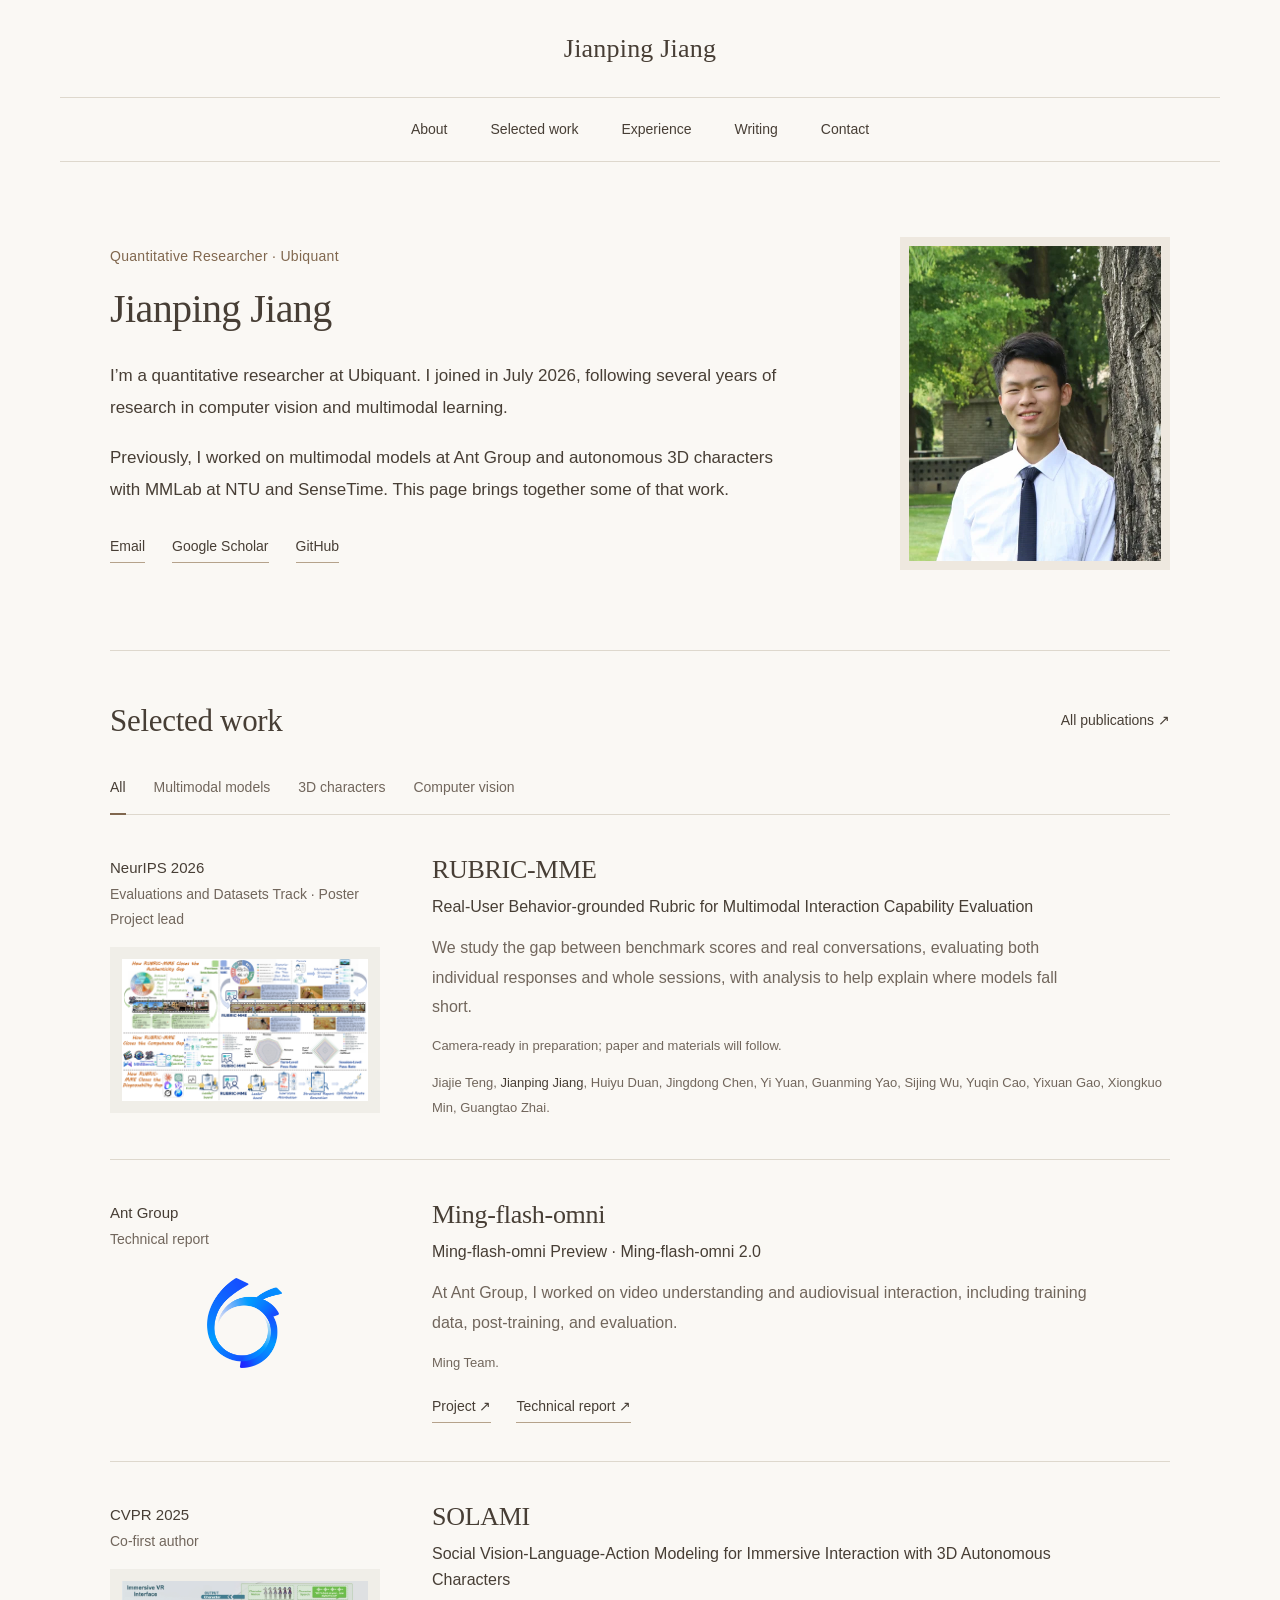
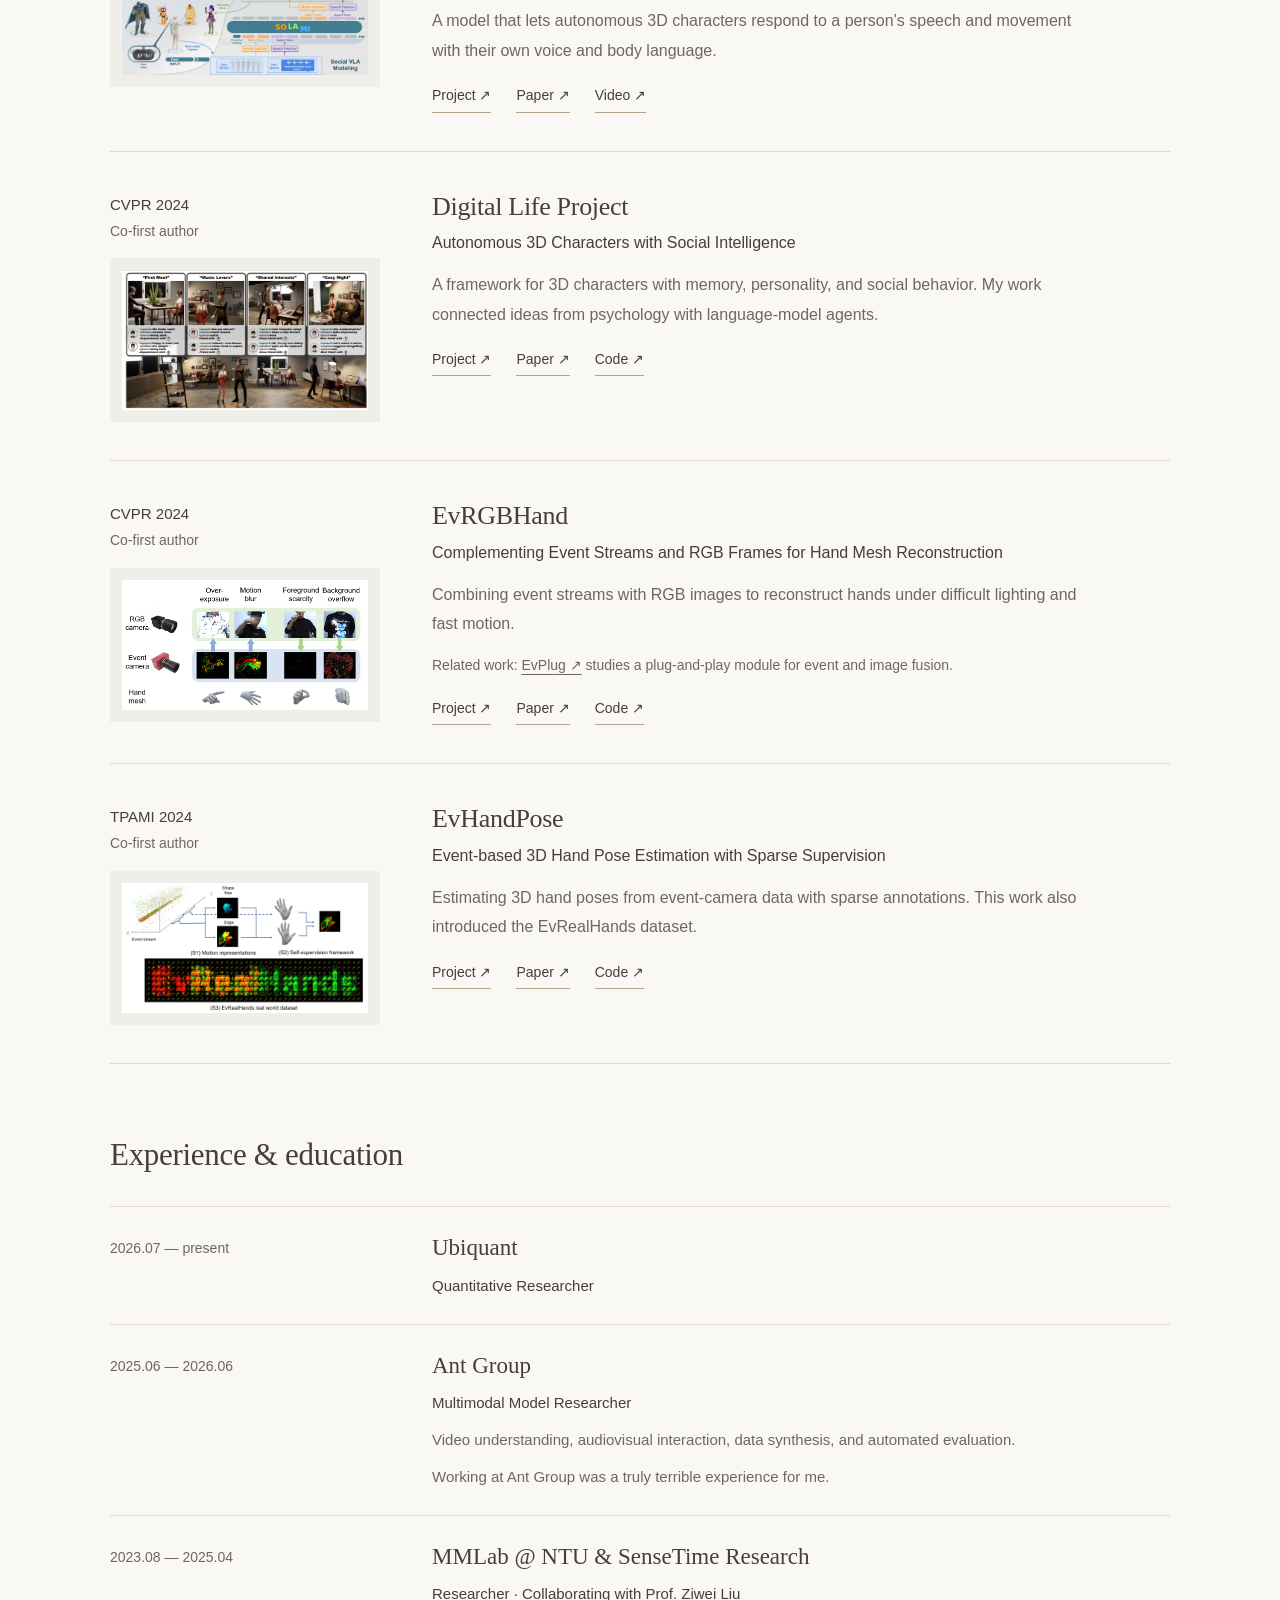
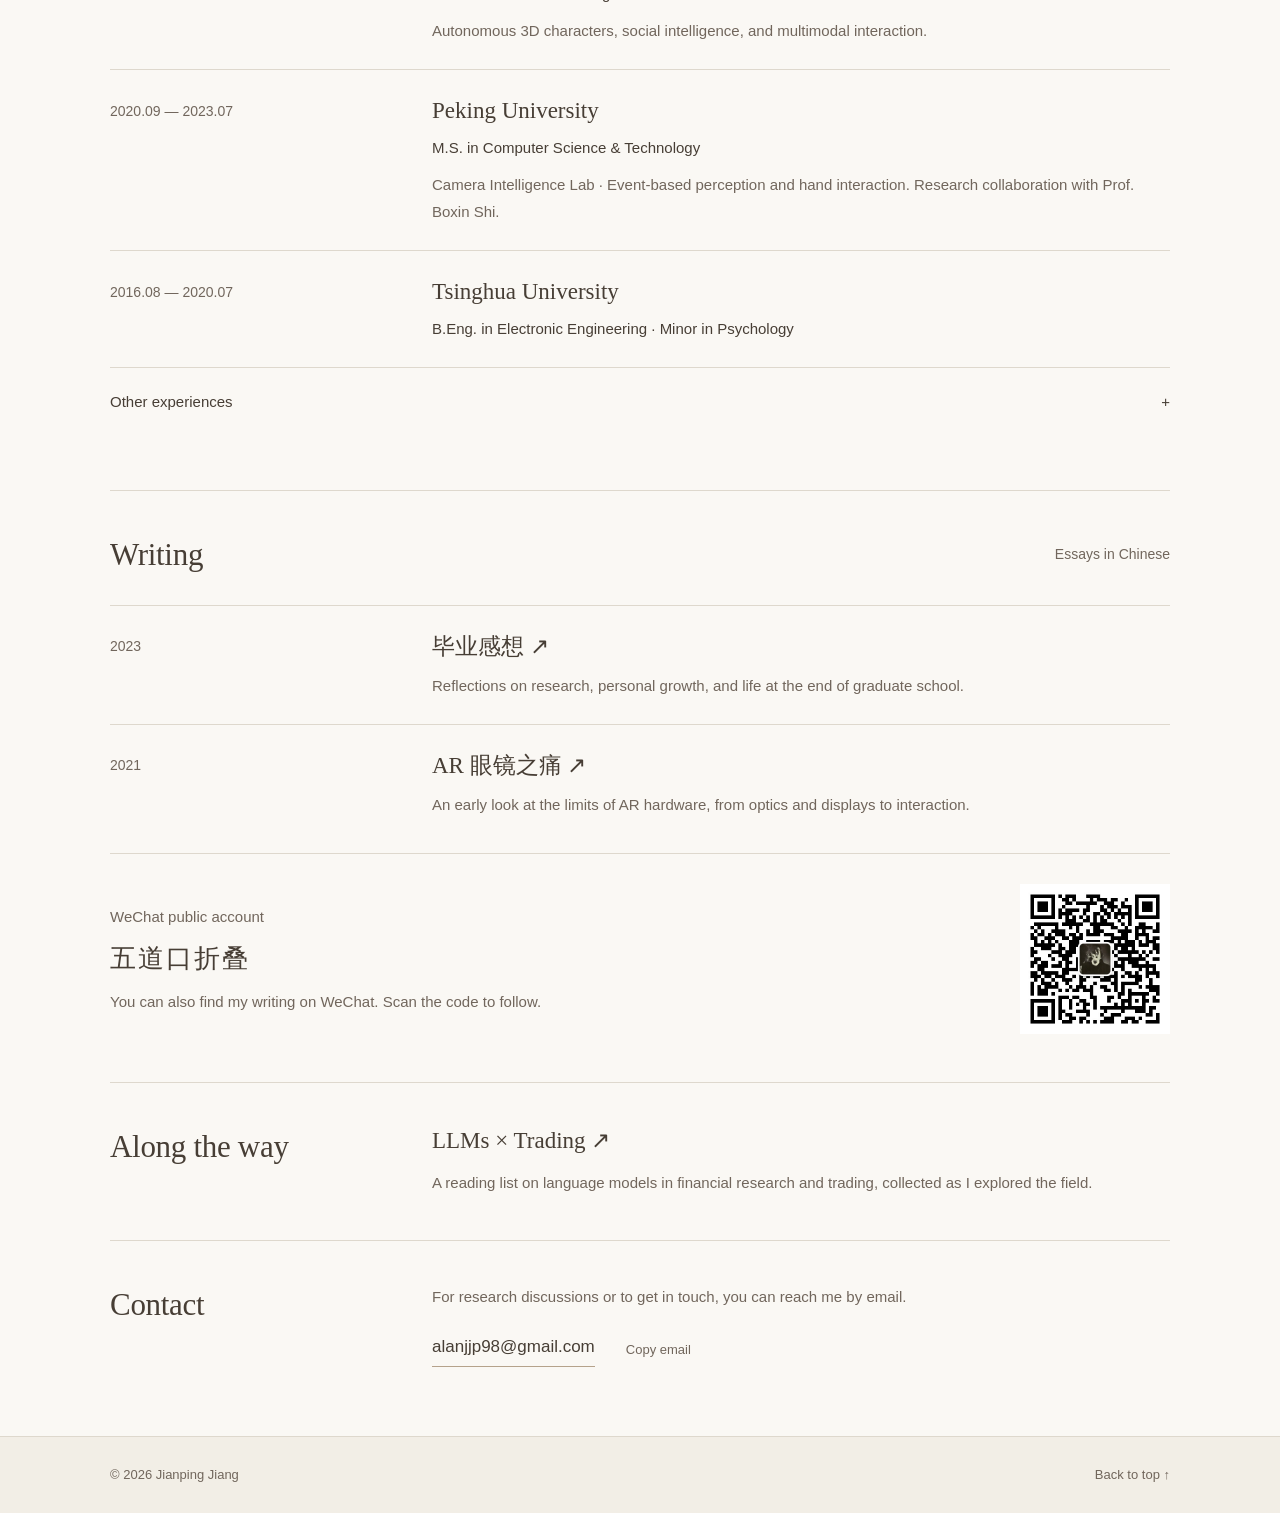
<file: site/index.html>
<!doctype html>
<html lang="en"><head>
<meta charset="utf-8"><meta name="viewport" content="width=device-width,initial-scale=1">
<meta name="theme-color" content="#faf8f4"><title>Jianping Jiang</title>
<meta name="description" content="Jianping Jiang, quantitative researcher at Ubiquant. Previous work in multimodal learning, 3D characters, and computer vision.">
<meta property="og:title" content="Jianping Jiang"><meta property="og:description" content="Quantitative Researcher at Ubiquant. Selected research and experience."><meta property="og:type" content="website"><meta property="og:url" content="https://alanjiang98.github.io/"><meta property="og:image" content="https://alanjiang98.github.io/assets/social.png">
<link rel="canonical" href="https://alanjiang98.github.io/"><link rel="icon" href="assets/favicon.svg" type="image/svg+xml"><link rel="stylesheet" href="styles.css"><script src="app.js" defer></script>
</head><body>
<a class="skip-link" href="#main">Skip to content</a>
<header class="header">
<div class="masthead"><a class="wordmark" href="#about">Jianping Jiang</a>
<div class="header-tools"><button id="menu" aria-expanded="false" aria-controls="navigation" aria-label="Open menu"><span></span><span></span></button></div></div>
<nav id="navigation" aria-label="Main navigation"><a href="#about"><span>About</span></a><a href="#research"><span>Selected work</span></a><a href="#journey"><span>Experience</span></a><a href="#writing">Writing</a><a href="#contact"><span>Contact</span></a></nav></header>
<main id="main">
<section class="profile section" id="about" aria-labelledby="profile-title">
<div class="profile-copy">
<p class="intro-role">Quantitative Researcher · Ubiquant</p>
<h1 id="profile-title">Jianping Jiang</h1>
<p>I’m a quantitative researcher at Ubiquant. I joined in July 2026, following several years of research in computer vision and multimodal learning.</p>
<p>Previously, I worked on multimodal models at Ant Group and autonomous 3D characters with MMLab at NTU and SenseTime. This page brings together some of that work.</p>
<div class="profile-links"><a href="mailto:alanjjp98@gmail.com"><span>Email</span></a><a href="https://scholar.google.com/citations?user=WLu-UdoAAAAJ" target="_blank" rel="noopener noreferrer"><span>Google Scholar</span></a><a href="https://github.com/AlanJiang98" target="_blank" rel="noopener noreferrer"><span>GitHub</span></a></div></div>
<figure class="portrait"><img src="assets/portrait.webp" width="500" height="567" alt="Jianping Jiang standing beside a tree" fetchpriority="high"></figure></section>
<section class="research section" id="research" aria-labelledby="research-title">
<div class="section-heading">
<h2 id="research-title"><span>Selected work</span></h2><a href="https://scholar.google.com/citations?user=WLu-UdoAAAAJ" target="_blank" rel="noopener noreferrer"><span>All publications ↗</span></a></div>
<div class="filters" role="group" aria-label="Filter research"><button data-filter="all" aria-pressed="true" class="active"><span>All</span></button><button data-filter="multimodal" aria-pressed="false"><span>Multimodal models</span></button><button data-filter="agents" aria-pressed="false"><span>3D characters</span></button><button data-filter="perception" aria-pressed="false"><span>Computer vision</span></button></div>
<p id="filter-status" class="sr-only" aria-live="polite"></p>
<div class="project-list">
<article class="project" id="rubric-mme" data-category="multimodal">
<div class="project-aside">
<div class="publication-meta"><span>NeurIPS 2026</span><span>Evaluations and Datasets Track · Poster</span><span>Project lead</span></div><a class="project-image" href="assets/rubric-mme.webp" target="_blank" rel="noopener noreferrer" aria-label="View RUBRIC-MME overview at full size"><img src="assets/rubric-mme.webp" alt="RUBRIC-MME overview: authentic user interactions, capability evaluation, and diagnostic analysis" loading="lazy" width="2000" height="1160"></a></div>
<div class="project-copy">
<h3>RUBRIC-MME</h3>
<p class="paper-title">Real-User Behavior-grounded Rubric for Multimodal Interaction Capability Evaluation</p>
<p class="project-description">We study the gap between benchmark scores and real conversations, evaluating both individual responses and whole sessions, with analysis to help explain where models fall short.</p>
<p class="release-note">Camera-ready in preparation; paper and materials will follow.</p>
<p class="authors">Jiajie Teng, <strong>Jianping Jiang</strong>, Huiyu Duan, Jingdong Chen, Yi Yuan, Guanming Yao, Sijing Wu, Yuqin Cao, Yixuan Gao, Xiongkuo Min, Guangtao Zhai.</p>
<div class="project-links"></div></div></article>
<article class="project" id="ming" data-category="multimodal">
<div class="project-aside">
<div class="publication-meta"><span>Ant Group</span><span>Technical report</span></div><a class="project-image" href="https://github.com/inclusionAI/Ming" target="_blank" rel="noopener noreferrer"><img src="assets/ming.webp" alt="Ming logo" loading="lazy" width="600" height="712"></a></div>
<div class="project-copy">
<h3>Ming-flash-omni</h3>
<p class="paper-title">Ming-flash-omni Preview · Ming-flash-omni 2.0</p>
<p class="project-description">At Ant Group, I worked on video understanding and audiovisual interaction, including training data, post-training, and evaluation.</p>
<p class="authors">Ming Team.</p>
<div class="project-links"><a href="https://github.com/inclusionAI/Ming" target="_blank" rel="noopener noreferrer"><span>Project ↗</span></a><a href="https://arxiv.org/abs/2510.24821" target="_blank" rel="noopener noreferrer"><span>Technical report ↗</span></a></div></div></article>
<article class="project" id="solami" data-category="agents">
<div class="project-aside">
<div class="publication-meta"><span>CVPR 2025</span><span>Co-first author</span></div><a class="project-image" href="https://solami-ai.github.io/"><img src="assets/solami.webp" alt="SOLAMI social vision-language-action model" loading="lazy" width="600" height="340"></a></div>
<div class="project-copy">
<h3>SOLAMI</h3>
<p class="paper-title">Social Vision-Language-Action Modeling for Immersive Interaction with 3D Autonomous Characters</p>
<p class="project-description">A model that lets autonomous 3D characters respond to a person’s speech and movement with their own voice and body language.</p>
<div class="project-links"><a href="https://solami-ai.github.io/" target="_blank" rel="noopener noreferrer"><span>Project ↗</span></a><a href="https://arxiv.org/abs/2412.00174" target="_blank" rel="noopener noreferrer"><span>Paper ↗</span></a><a href="https://www.youtube.com/watch?v=P0juJl2Y4So" target="_blank" rel="noopener noreferrer"><span>Video ↗</span></a></div></div></article>
<article class="project" id="digital-life" data-category="agents">
<div class="project-aside">
<div class="publication-meta"><span>CVPR 2024</span><span>Co-first author</span></div><a class="project-image" href="https://digital-life-project.com/"><img src="assets/digital-life.webp" alt="Digital Life Project research overview" loading="lazy" width="600" height="340"></a></div>
<div class="project-copy">
<h3>Digital Life Project</h3>
<p class="paper-title">Autonomous 3D Characters with Social Intelligence</p>
<p class="project-description">A framework for 3D characters with memory, personality, and social behavior. My work connected ideas from psychology with language-model agents.</p>
<div class="project-links"><a href="https://digital-life-project.com/" target="_blank" rel="noopener noreferrer"><span>Project ↗</span></a><a href="https://arxiv.org/abs/2312.04547" target="_blank" rel="noopener noreferrer"><span>Paper ↗</span></a><a href="https://github.com/AlanJiang98/DLP-SocioMind" target="_blank" rel="noopener noreferrer"><span>Code ↗</span></a></div></div></article>
<article class="project" id="evrgbhand" data-category="perception">
<div class="project-aside">
<div class="publication-meta"><span>CVPR 2024</span><span>Co-first author</span></div><a class="project-image" href="evrgbhand.github.io/"><img src="assets/hand.webp" alt="EvRGBHand event and RGB fusion research figure" loading="lazy" width="600" height="340"></a></div>
<div class="project-copy">
<h3>EvRGBHand</h3>
<p class="paper-title">Complementing Event Streams and RGB Frames for Hand Mesh Reconstruction</p>
<p class="project-description">Combining event streams with RGB images to reconstruct hands under difficult lighting and fast motion.</p>
<p class="related"><span>Related work: </span><a href="https://arxiv.org/abs/2312.16933" target="_blank" rel="noopener noreferrer"><span>EvPlug ↗</span></a><span> studies a plug-and-play module for event and image fusion.</span></p>
<div class="project-links"><a href="evrgbhand.github.io/"><span>Project ↗</span></a><a href="https://arxiv.org/abs/2403.07346" target="_blank" rel="noopener noreferrer"><span>Paper ↗</span></a><a href="https://github.com/AlanJiang98/EvRGBHand" target="_blank" rel="noopener noreferrer"><span>Code ↗</span></a></div></div></article>
<article class="project" id="evhandpose" data-category="perception">
<div class="project-aside">
<div class="publication-meta"><span>TPAMI 2024</span><span>Co-first author</span></div><a class="project-image" href="evhandpose.github.io/"><img src="assets/evhandpose.webp" alt="EvHandPose method and EvRealHands dataset" loading="lazy" width="600" height="340"></a></div>
<div class="project-copy">
<h3>EvHandPose</h3>
<p class="paper-title">Event-based 3D Hand Pose Estimation with Sparse Supervision</p>
<p class="project-description">Estimating 3D hand poses from event-camera data with sparse annotations. This work also introduced the EvRealHands dataset.</p>
<div class="project-links"><a href="evhandpose.github.io/"><span>Project ↗</span></a><a href="https://arxiv.org/abs/2303.02862" target="_blank" rel="noopener noreferrer"><span>Paper ↗</span></a><a href="https://github.com/AlanJiang98/EvHandPose" target="_blank" rel="noopener noreferrer"><span>Code ↗</span></a></div></div></article></div></section>
<section class="journey section" id="journey" aria-labelledby="journey-title">
<div class="journey-content">
<h2 id="journey-title">Experience & education</h2>
<div class="timeline">
<div class="timeline-row"><span class="date">2026.07 — present</span><div>
<h3>Ubiquant</h3><span class="role">Quantitative Researcher</span></div></div>

<div class="timeline-row"><span class="date">2025.06 — 2026.06</span><div>
<h3>Ant Group</h3><span class="role">Multimodal Model Researcher</span>
<p>Video understanding, audiovisual interaction, data synthesis, and automated evaluation.</p>
<p class="experience-note">Working at Ant Group was a truly terrible experience for me.</p></div></div>

<div class="timeline-row"><span class="date">2023.08 — 2025.04</span><div>
<h3>MMLab @ NTU & SenseTime Research</h3><span class="role">Researcher · Collaborating with Prof. Ziwei Liu</span>
<p>Autonomous 3D characters, social intelligence, and multimodal interaction.</p></div></div>

<div class="timeline-row"><span class="date">2020.09 — 2023.07</span><div>
<h3>Peking University</h3><span class="role">M.S. in Computer Science & Technology</span>
<p>Camera Intelligence Lab · Event-based perception and hand interaction. Research collaboration with Prof. Boxin Shi.</p></div></div>

<div class="timeline-row"><span class="date">2016.08 — 2020.07</span><div>
<h3>Tsinghua University</h3><span class="role">B.Eng. in Electronic Engineering · Minor in Psychology</span>
<p></p></div></div>
    </div>
<details class="earlier">
<summary><span>Other experiences</span><span aria-hidden="true">+</span></summary><div><p><b>2023 · BAAI</b><span>Research intern · Working with Yue Cao and Xinlong Wang.</span></p><p><b>2021 · ByteDance</b><span>AI product management intern · Intelligent video creation and AR research.</span></p><p><b>2019–2021 · AREYE</b><span>Core founding-team member · AR experiences for museums and cultural spaces.</span></p></div></details></div></section>
<section class="writing section" id="writing" aria-labelledby="writing-title">
<div class="section-heading"><h2 id="writing-title">Writing</h2><span class="writing-language">Essays in Chinese</span></div>
<div class="writing-list">
<article class="writing-entry"><span class="date">2023</span><div><h3><a href="writing/graduation/"><span lang="zh-CN">毕业感想</span> <span aria-hidden="true">↗</span></a></h3><p>Reflections on research, personal growth, and life at the end of graduate school.</p></div></article>
<article class="writing-entry"><span class="date">2021</span><div><h3><a href="writing/ar-glasses/"><span lang="zh-CN">AR 眼镜之痛</span> <span aria-hidden="true">↗</span></a></h3><p>An early look at the limits of AR hardware, from optics and displays to interaction.</p></div></article>
</div>
<div class="wechat"><div><p class="wechat-label">WeChat public account</p><h3 lang="zh-CN">五道口折叠</h3><p>You can also find my writing on WeChat. Scan the code to follow.</p></div><a class="wechat-code" href="assets/wechat-wudaokou.jpg" target="_blank" rel="noopener noreferrer" aria-label="Open the WeChat QR code at full size"><img src="assets/wechat-wudaokou.jpg" alt="QR code for the WeChat public account 五道口折叠" width="430" height="430" loading="lazy"></a></div>
</section>
<section class="interests section">
<h2><span>Along the way</span></h2><div>
<h3><a href="https://github.com/AlanJiang98/Awesome-LLM-Trading" target="_blank" rel="noopener noreferrer"><span>LLMs × Trading ↗</span></a></h3>
<p>A reading list on language models in financial research and trading, collected as I explored the field.</p></div></section>
<section class="contact section" id="contact">
<h2><span>Contact</span></h2><div>
<p>For research discussions or to get in touch, you can reach me by email.</p>
<div class="contact-links"><a href="mailto:alanjjp98@gmail.com"><span>alanjjp98@gmail.com</span></a><button id="copy-email">Copy email</button></div><span id="copy-status" class="sr-only" role="status"></span></div></section></main>
<footer><span>© <span id="year">2026</span> Jianping Jiang</span><a href="#about"><span>Back to top ↑</span></a></footer></body></html>
</file>
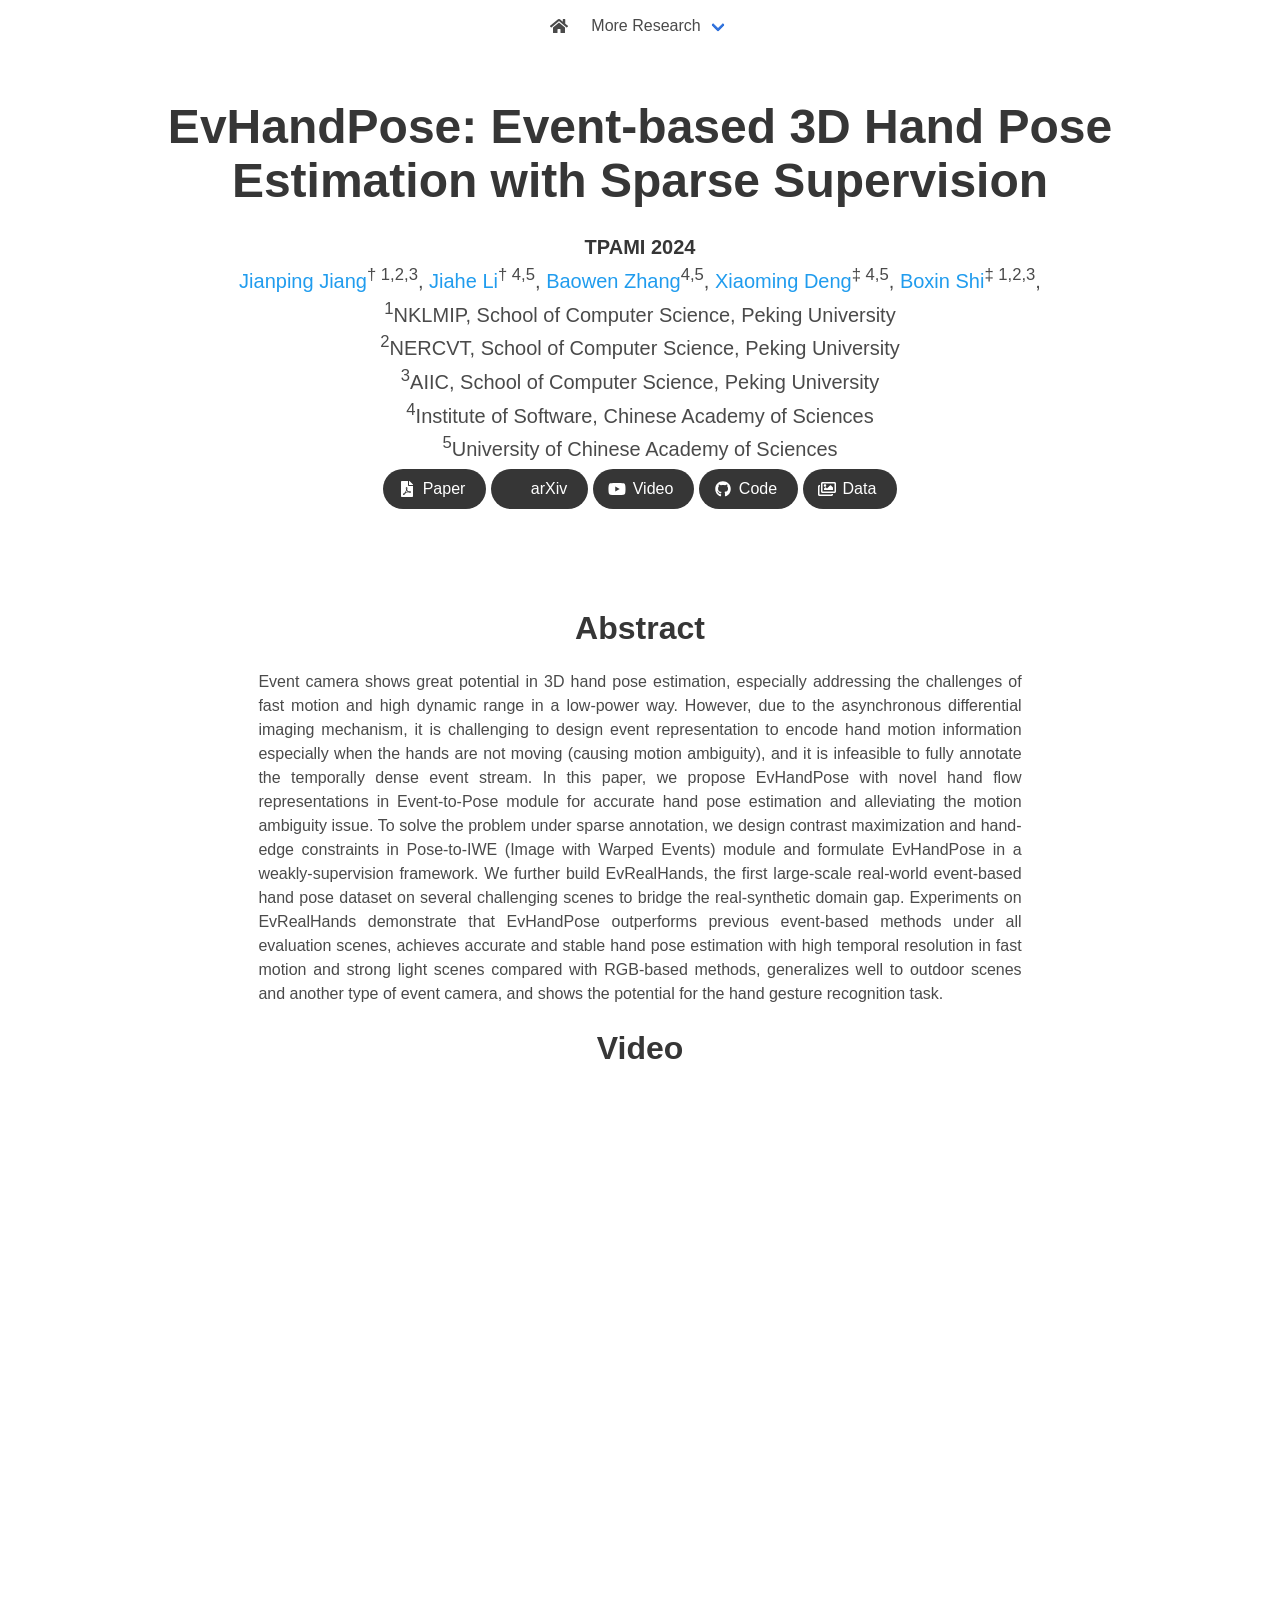
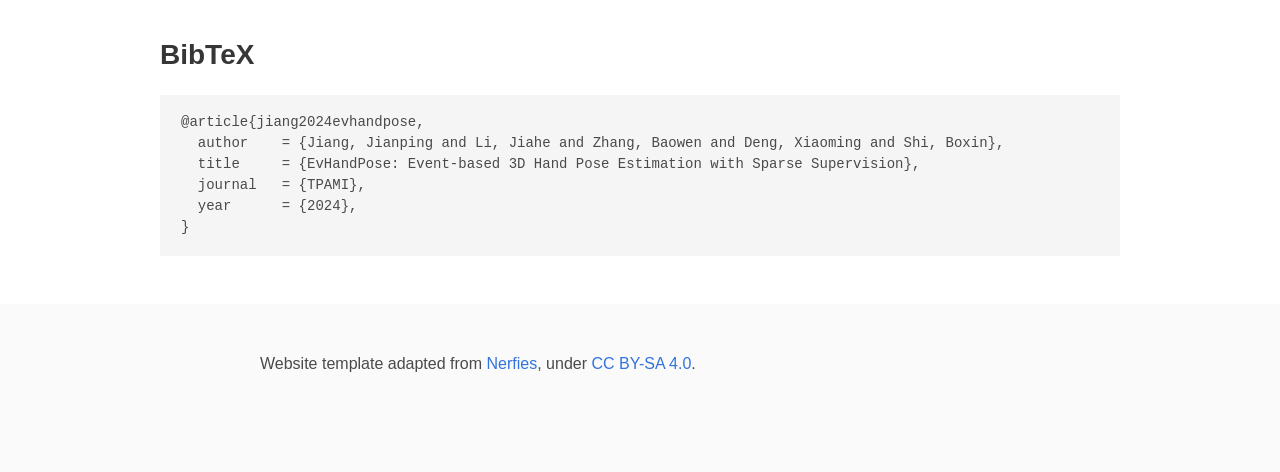
<file: site/evhandpose.github.io/index.html>
<!DOCTYPE html>
<html lang="en">
<head>
  <meta charset="utf-8">
  <meta name="description"
        content="EvHandPose: Event-based 3D Hand Pose Estimation with Sparse Supervision">
  <meta name="keywords" content="Event Camera, Hand Pose Estimation">
  <meta name="viewport" content="width=device-width, initial-scale=1">
  <title>EvHandPose: Event-based 3D Hand Pose Estimation with Sparse Supervision</title>

  <link rel="stylesheet" href="./static/css/bulma.min.css">
  <link rel="stylesheet" href="./static/css/index.css">

  <link rel="icon" href="./static/images/icon.jpg">
  <script defer src="./static/js/fontawesome.all.min.js"></script>
  <script defer src="./static/js/index.js"></script>
</head>
<body>

<nav class="navbar" role="navigation" aria-label="main navigation">
  <div class="navbar-brand">
    <button class="navbar-burger" aria-label="Open navigation" aria-expanded="false">
      <span aria-hidden="true"></span>
      <span aria-hidden="true"></span>
      <span aria-hidden="true"></span>
    </button>
  </div>
  <div class="navbar-menu">
    <div class="navbar-start" style="flex-grow: 1; justify-content: center;">
      <a class="navbar-item" href="../" aria-label="Jianping Jiang homepage">
      <span class="icon">
          <i class="fas fa-home"></i>
      </span>
      </a>

      <div class="navbar-item has-dropdown is-hoverable">
        <button class="navbar-link" aria-expanded="false" aria-controls="research-menu">More Research</button>
        <div class="navbar-dropdown" id="research-menu">
          <a class="navbar-item" href="../evhandpose.github.io/">
            EvHandPose
          </a>
          <a class="navbar-item" href="../evrgbhand.github.io/">
            EvRGBHand
          </a>
          <a class="navbar-item" href="https://arxiv.org/abs/2312.16933">
            EvPlug
          </a>

        </div>
      </div>
    </div>

  </div>
</nav>

<section class="hero">
  <div class="hero-body">
    <div class="container is-max-desktop">
      <div class="columns is-centered">
        <div class="column has-text-centered">
          <h1 class="title is-1 publication-title">EvHandPose: Event-based 3D Hand Pose Estimation with Sparse Supervision</h1>
          <div class="is-size-5 publication-authors">
            <span class="author-block"><strong>TPAMI 2024</strong></span>
          </div>
          <div class="is-size-5 publication-authors">
            <span class="author-block">
              <a href="https://alanjiang98.github.io/">Jianping Jiang</a><sup>&dagger; 1,2,3</sup>,</span>
            <span class="author-block">
              <a href="https://scholar.google.com/citations?user=Bb6jeKMAAAAJ">Jiahe Li</a><sup>&dagger; 4,5</sup>,</span>
            <span class="author-block">
              <a href="https://scholar.google.com/citations?user=hPphVEQAAAAJ">Baowen Zhang</a><sup>4,5</sup>,
            </span>
            <span class="author-block">
              <a href="https://www.idengxm.com/">Xiaoming Deng</a><sup>&Dagger; 4,5</sup>,
            </span>
            <span class="author-block">
              <a href="https://camera.pku.edu.cn/People.htm">Boxin Shi</a><sup>&Dagger; 1,2,3</sup>,
            </span>

          </div>

          <div class="is-size-5 publication-authors">
            <span class="author-block"><sup>1</sup>NKLMIP, School of Computer Science, Peking University</span>
            <span class="author-block"><sup>2</sup>NERCVT, School of Computer Science, Peking University</span>
            <span class="author-block"><sup>3</sup>AIIC, School of Computer Science, Peking University</span><br>
            <span class="author-block"><sup>4</sup>Institute of Software, Chinese Academy of Sciences</span><br>
            <span class="author-block"><sup>5</sup>University of Chinese Academy of Sciences</span>
          </div>

            <div class="publication-links">

              <span class="link-block">
                <a href="https://ieeexplore.ieee.org/document/10478195"
                   class="external-link button is-normal is-rounded is-dark">
                  <span class="icon">
                      <i class="fas fa-file-pdf"></i>
                  </span>
                  <span>Paper</span>
                </a>
              </span>
              <span class="link-block">
                <a href="https://arxiv.org/abs/2303.02862"
                   class="external-link button is-normal is-rounded is-dark">
                  <span class="icon">
                      <i class="ai ai-arxiv"></i>
                  </span>
                  <span>arXiv</span>
                </a>
              </span>

              <span class="link-block">
                <a href="https://youtu.be/MMaYhK2czIg"
                   class="external-link button is-normal is-rounded is-dark">
                  <span class="icon">
                      <i class="fab fa-youtube"></i>
                  </span>
                  <span>Video</span>
                </a>
              </span>

              <span class="link-block">
                <a href="https://github.com/AlanJiang98/EvHandPose"
                   class="external-link button is-normal is-rounded is-dark">
                  <span class="icon">
                      <i class="fab fa-github"></i>
                  </span>
                  <span>Code</span>
                  </a>
              </span>

              <span class="link-block">
                <a href="https://www.dropbox.com/scl/fi/x3bmfw2tfmqaghagb6alx/EvRealHands.zip?rlkey=gvukp6yv86ypmio7dnce20w2y&st=mg1z06o7&dl=0"
                   class="external-link button is-normal is-rounded is-dark">
                  <span class="icon">
                      <i class="far fa-images"></i>
                  </span>
                  <span>Data</span>
                  </a>
            </div>

          </div>
        </div>
      </div>
    </div>
  </div>
</section>

<section class="section">
  <div class="container is-max-desktop">

    <div class="columns is-centered has-text-centered">
      <div class="column is-four-fifths">
        <h2 class="title is-3">Abstract</h2>
        <div class="content has-text-justified">
          <p>
            Event camera shows great potential in 3D hand pose estimation, especially addressing the challenges of fast motion and high dynamic range in a low-power way.
            However, due to the asynchronous differential imaging mechanism, it is challenging to design event representation to encode hand motion information especially when the hands are not moving (causing motion ambiguity), and it is infeasible to fully annotate the temporally dense event stream.
            In this paper, we propose EvHandPose with novel hand flow representations in Event-to-Pose module for accurate hand pose estimation and alleviating the motion ambiguity issue.
            To solve the problem under sparse annotation, we design contrast maximization and hand-edge constraints in Pose-to-IWE (Image with Warped Events) module and formulate EvHandPose in a weakly-supervision framework.
            We further build EvRealHands, the first large-scale real-world event-based hand pose dataset on several challenging scenes to bridge the real-synthetic domain gap.
            Experiments on EvRealHands demonstrate that EvHandPose outperforms previous event-based methods under all evaluation scenes, achieves accurate and stable hand pose estimation with high temporal resolution in fast motion and strong light scenes compared with RGB-based methods, generalizes well to outdoor scenes and another type of event camera, and shows the potential for the hand gesture recognition task.
          </p>

        </div>
      </div>
    </div>

    <div class="columns is-centered has-text-centered">
      <div class="column is-four-fifths">
        <h2 class="title is-3">Video</h2>
        <div class="publication-video">
          <iframe loading="lazy" title="Research presentation video" src="https://www.youtube-nocookie.com/embed/MMaYhK2czIg?rel=0&amp;showinfo=0"
                  frameborder="0" allow="autoplay; encrypted-media" allowfullscreen></iframe>
        </div>
      </div>
    </div>

  </div>
</section>

        <br/>

  </div>
</section>


<section class="section" id="BibTeX">
  <div class="container is-max-desktop content">
    <h2 class="title">BibTeX</h2>
    <pre><code>@article{jiang2024evhandpose,
  author    = {Jiang, Jianping and Li, Jiahe and Zhang, Baowen and Deng, Xiaoming and Shi, Boxin},
  title     = {EvHandPose: Event-based 3D Hand Pose Estimation with Sparse Supervision},
  journal   = {TPAMI},
  year      = {2024},
}</code></pre>
  </div>
</section>

<footer class="footer">
  <div class="container">

    <div class="columns is-centered">
      <div class="column is-8">
        <div class="content">

          <p>
            Website template adapted from <a
              href="https://github.com/nerfies/nerfies.github.io">Nerfies</a>, under <a href="https://creativecommons.org/licenses/by-sa/4.0/">CC BY-SA 4.0</a>.
          </p>
        </div>
      </div>
    </div>
  </div>
</footer>

</body>
</html>
</file>
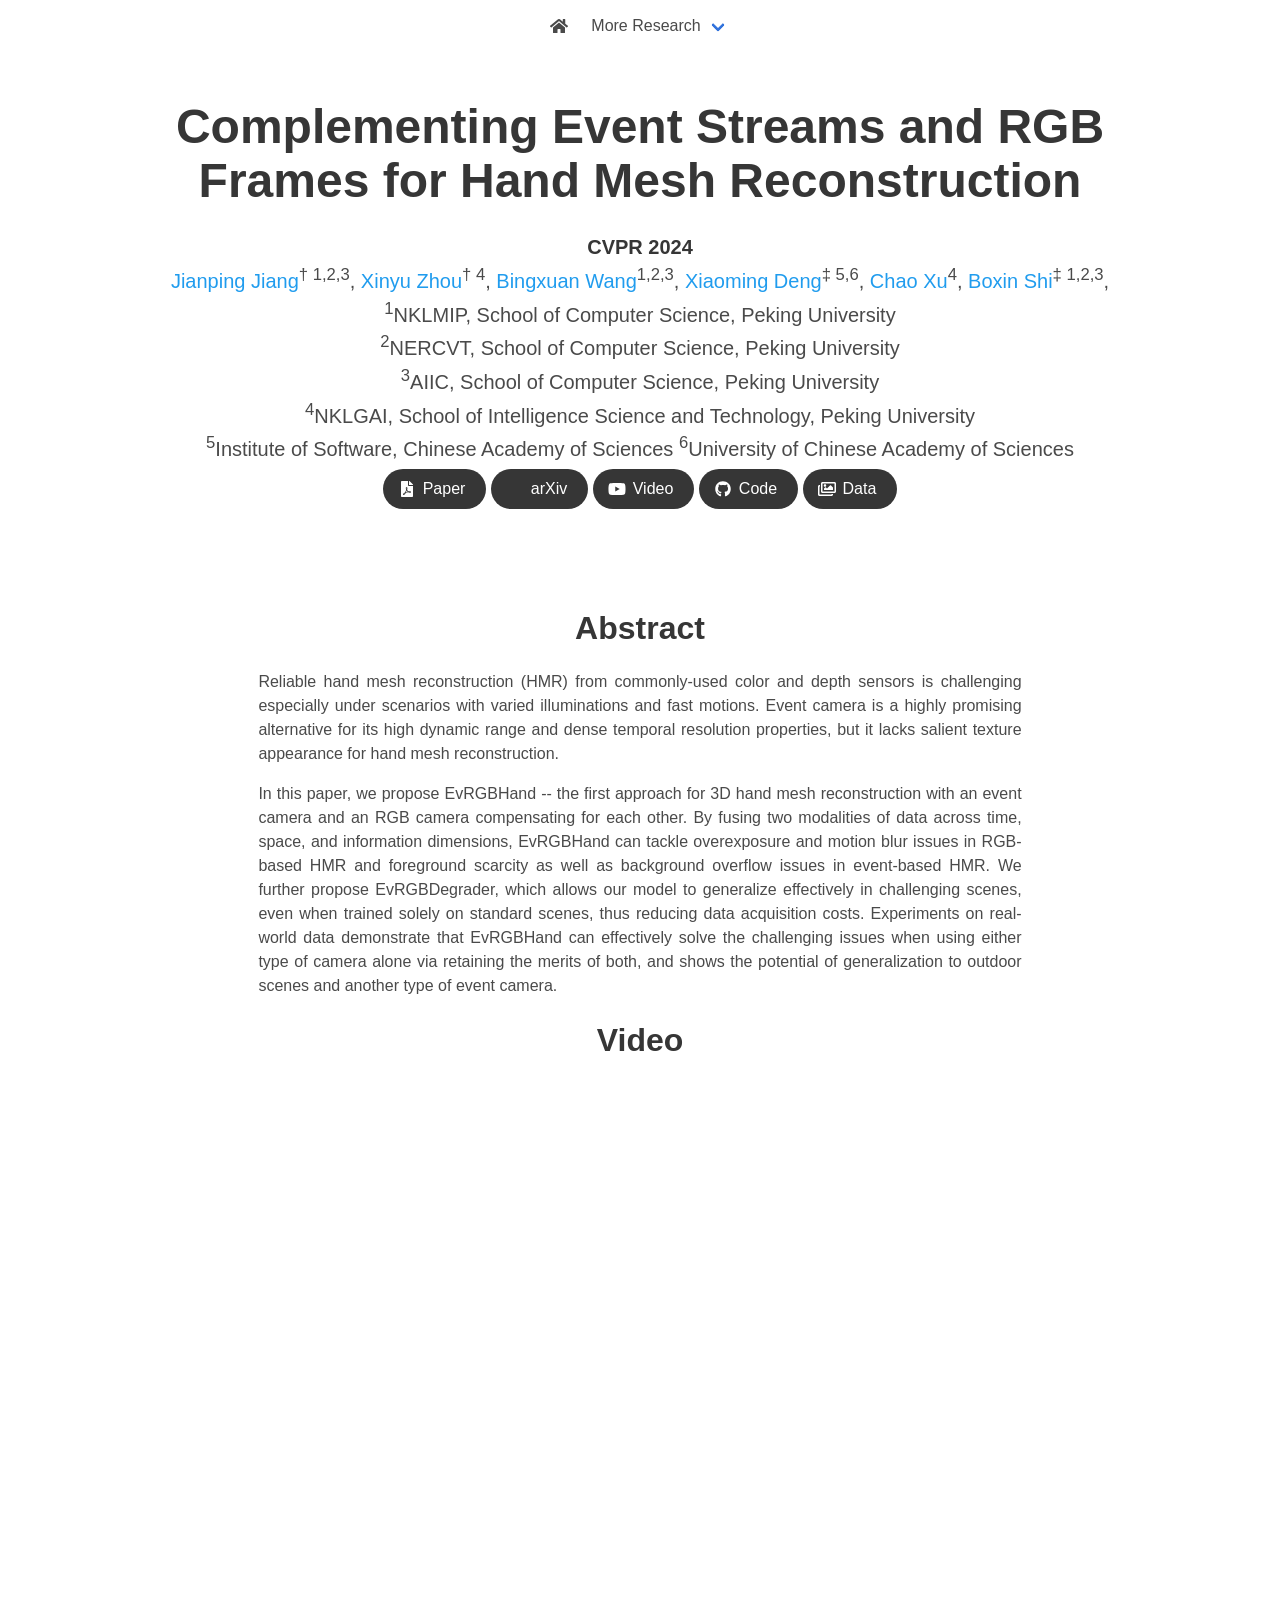
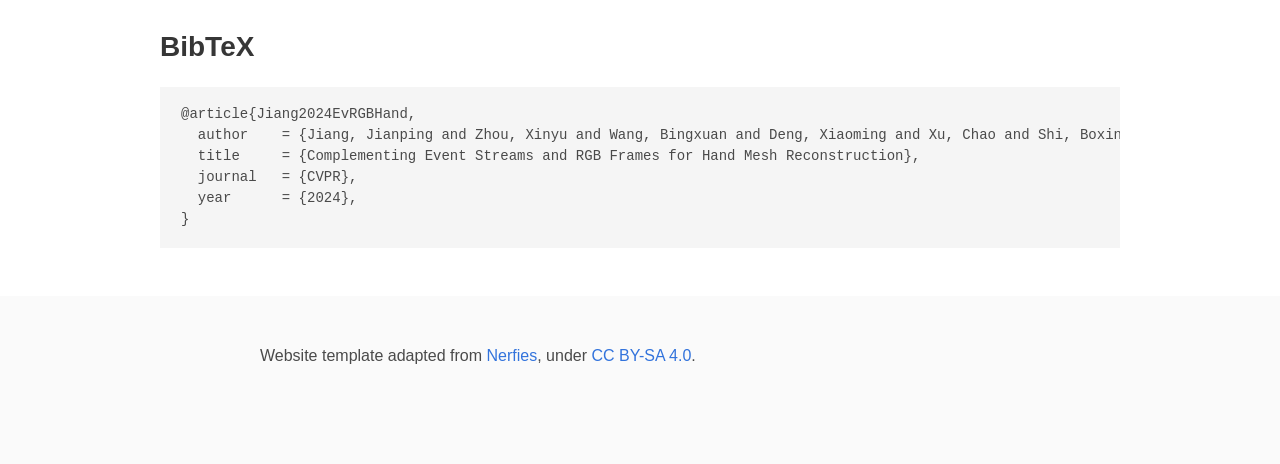
<file: site/evrgbhand.github.io/index.html>
<!DOCTYPE html>
<html lang="en">
<head>
  <meta charset="utf-8">
  <meta name="description"
        content="EvRGBHand: Complementing Event Streams and RGB Frames for Hand Mesh Reconstruction.">
  <meta name="keywords" content="Event Camera, Hand Pose, Hand Mesh Reconstruction">
  <meta name="viewport" content="width=device-width, initial-scale=1">
  <title>Complementing Event Streams and RGB Frames for Hand Mesh Reconstruction</title>

  <link rel="stylesheet" href="./static/css/bulma.min.css">
  <link rel="stylesheet" href="./static/css/index.css">

  <link rel="icon" href="./static/images/icon.jpg">
  <script defer src="./static/js/fontawesome.all.min.js"></script>
  <script defer src="./static/js/index.js"></script>
</head>
<body>

<nav class="navbar" role="navigation" aria-label="main navigation">
  <div class="navbar-brand">
    <button class="navbar-burger" aria-label="Open navigation" aria-expanded="false">
      <span aria-hidden="true"></span>
      <span aria-hidden="true"></span>
      <span aria-hidden="true"></span>
    </button>
  </div>
  <div class="navbar-menu">
    <div class="navbar-start" style="flex-grow: 1; justify-content: center;">
      <a class="navbar-item" href="../" aria-label="Jianping Jiang homepage">
      <span class="icon">
          <i class="fas fa-home"></i>
      </span>
      </a>

      <div class="navbar-item has-dropdown is-hoverable">
        <button class="navbar-link" aria-expanded="false" aria-controls="research-menu">More Research</button>
        <div class="navbar-dropdown" id="research-menu">
          <a class="navbar-item" href="../evrgbhand.github.io/">
            EvRGBHand
          </a>
          <a class="navbar-item" href="../evhandpose.github.io/">
            EvHandPose
          </a>
          <a class="navbar-item" href="https://arxiv.org/abs/2312.16933">
            EvPlug
          </a>

        </div>
      </div>
    </div>

  </div>
</nav>

<section class="hero">
  <div class="hero-body">
    <div class="container is-max-desktop">
      <div class="columns is-centered">
        <div class="column has-text-centered">
          <h1 class="title is-1 publication-title">Complementing Event Streams and RGB Frames for Hand Mesh Reconstruction</h1>
          <div class="is-size-5 publication-authors">
            <span class="author-block"><strong>CVPR 2024</strong></span>
          </div>
          <div class="is-size-5 publication-authors">
            <span class="author-block">
              <a href="https://alanjiang98.github.io/">Jianping Jiang</a><sup>&dagger; 1,2,3</sup>,</span>
            <span class="author-block">
              <a href="https://scholar.google.com/citations?hl=en&user=AuuXzcIAAAAJ">Xinyu Zhou</a><sup>&dagger; 4</sup>,</span>
            <span class="author-block">
              <a href="https://www.bingxuanwang.com/">Bingxuan Wang</a><sup>1,2,3</sup>,
            </span>
            <span class="author-block">
              <a href="https://www.idengxm.com/">Xiaoming Deng</a><sup>&Dagger; 5,6</sup>,
            </span>
            <span class="author-block">
              <a href="https://www.cis.pku.edu.cn/info/1177/1375.htm">Chao Xu</a><sup>4</sup>,
            </span>
            <span class="author-block">
              <a href="https://camera.pku.edu.cn/People.htm">Boxin Shi</a><sup>&Dagger; 1,2,3</sup>,
            </span>

          </div>

          <div class="is-size-5 publication-authors">
            <span class="author-block"><sup>1</sup>NKLMIP, School of Computer Science, Peking University</span>
            <span class="author-block"><sup>2</sup>NERCVT, School of Computer Science, Peking University</span>
            <span class="author-block"><sup>3</sup>AIIC, School of Computer Science, Peking University</span>
            <span class="author-block"><sup>4</sup>NKLGAI, School of Intelligence Science and Technology, Peking University</span>
            <span class="author-block"><sup>5</sup>Institute of Software, Chinese Academy of Sciences</span>
            <span class="author-block"><sup>6</sup>University of Chinese Academy of Sciences</span>
          </div>

            <div class="publication-links">

              <span class="link-block">
                <a href="https://arxiv.org/abs/2403.07346"
                   class="external-link button is-normal is-rounded is-dark">
                  <span class="icon">
                      <i class="fas fa-file-pdf"></i>
                  </span>
                  <span>Paper</span>
                </a>
              </span>
              <span class="link-block">
                <a href="https://arxiv.org/abs/2403.07346"
                   class="external-link button is-normal is-rounded is-dark">
                  <span class="icon">
                      <i class="ai ai-arxiv"></i>
                  </span>
                  <span>arXiv</span>
                </a>
              </span>

              <span class="link-block">
                <a href="https://youtu.be/cEVkQ10fWh0"
                   class="external-link button is-normal is-rounded is-dark">
                  <span class="icon">
                      <i class="fab fa-youtube"></i>
                  </span>
                  <span>Video</span>
                </a>
              </span>

              <span class="link-block">
                <a href="https://github.com/AlanJiang98/EvRGBHand"
                   class="external-link button is-normal is-rounded is-dark">
                  <span class="icon">
                      <i class="fab fa-github"></i>
                  </span>
                  <span>Code</span>
                  </a>
              </span>

              <span class="link-block">
                <a href="https://www.dropbox.com/scl/fi/x3bmfw2tfmqaghagb6alx/EvRealHands.zip?rlkey=gvukp6yv86ypmio7dnce20w2y&st=mg1z06o7&dl=0"
                   class="external-link button is-normal is-rounded is-dark">
                  <span class="icon">
                      <i class="far fa-images"></i>
                  </span>
                  <span>Data</span>
                  </a>
            </div>

          </div>
        </div>
      </div>
    </div>
  </div>
</section>

<section class="section">
  <div class="container is-max-desktop">

    <div class="columns is-centered has-text-centered">
      <div class="column is-four-fifths">
        <h2 class="title is-3">Abstract</h2>
        <div class="content has-text-justified">
          <p>
            Reliable hand mesh reconstruction (HMR) from commonly-used color and depth sensors is challenging
            especially under scenarios with varied illuminations and fast motions.
            Event camera is a highly promising alternative for its high dynamic range and dense temporal resolution properties,
             but it lacks salient texture appearance for hand mesh reconstruction.
          </p>
          <p>
            In this paper, we propose EvRGBHand -- the first approach for 3D hand mesh reconstruction
             with an event camera and an RGB camera compensating for each other.
             By fusing two modalities of data across time, space, and information dimensions,
             EvRGBHand can tackle overexposure and motion blur issues in RGB-based HMR and foreground
             scarcity as well as background overflow issues in event-based HMR.
             We further propose EvRGBDegrader, which allows our model to generalize effectively in challenging scenes,
             even when trained solely on standard scenes, thus reducing data acquisition costs.
             Experiments on real-world data demonstrate that EvRGBHand can effectively solve the challenging issues
             when using either type of camera alone via retaining the merits of both,
             and shows the potential of generalization to outdoor scenes and another type of event camera.
          </p>

        </div>
      </div>
    </div>

    <div class="columns is-centered has-text-centered">
      <div class="column is-four-fifths">
        <h2 class="title is-3">Video</h2>
        <div class="publication-video">
          <iframe loading="lazy" title="Research presentation video" src="https://www.youtube-nocookie.com/embed/cEVkQ10fWh0?rel=0&amp;showinfo=0"
                  frameborder="0" allow="autoplay; encrypted-media" allowfullscreen></iframe>
        </div>
      </div>
    </div>

  </div>
</section>

        <br/>

  </div>
</section>


<section class="section" id="BibTeX">
  <div class="container is-max-desktop content">
    <h2 class="title">BibTeX</h2>
    <pre><code>@article{Jiang2024EvRGBHand,
  author    = {Jiang, Jianping and Zhou, Xinyu and Wang, Bingxuan and Deng, Xiaoming and Xu, Chao and Shi, Boxin},
  title     = {Complementing Event Streams and RGB Frames for Hand Mesh Reconstruction},
  journal   = {CVPR},
  year      = {2024},
}</code></pre>
  </div>
</section>

<footer class="footer">
  <div class="container">

    <div class="columns is-centered">
      <div class="column is-8">
        <div class="content">

          <p>
            Website template adapted from <a
              href="https://github.com/nerfies/nerfies.github.io">Nerfies</a>, under <a href="https://creativecommons.org/licenses/by-sa/4.0/">CC BY-SA 4.0</a>.
          </p>
        </div>
      </div>
    </div>
  </div>
</footer>

</body>
</html>
</file>
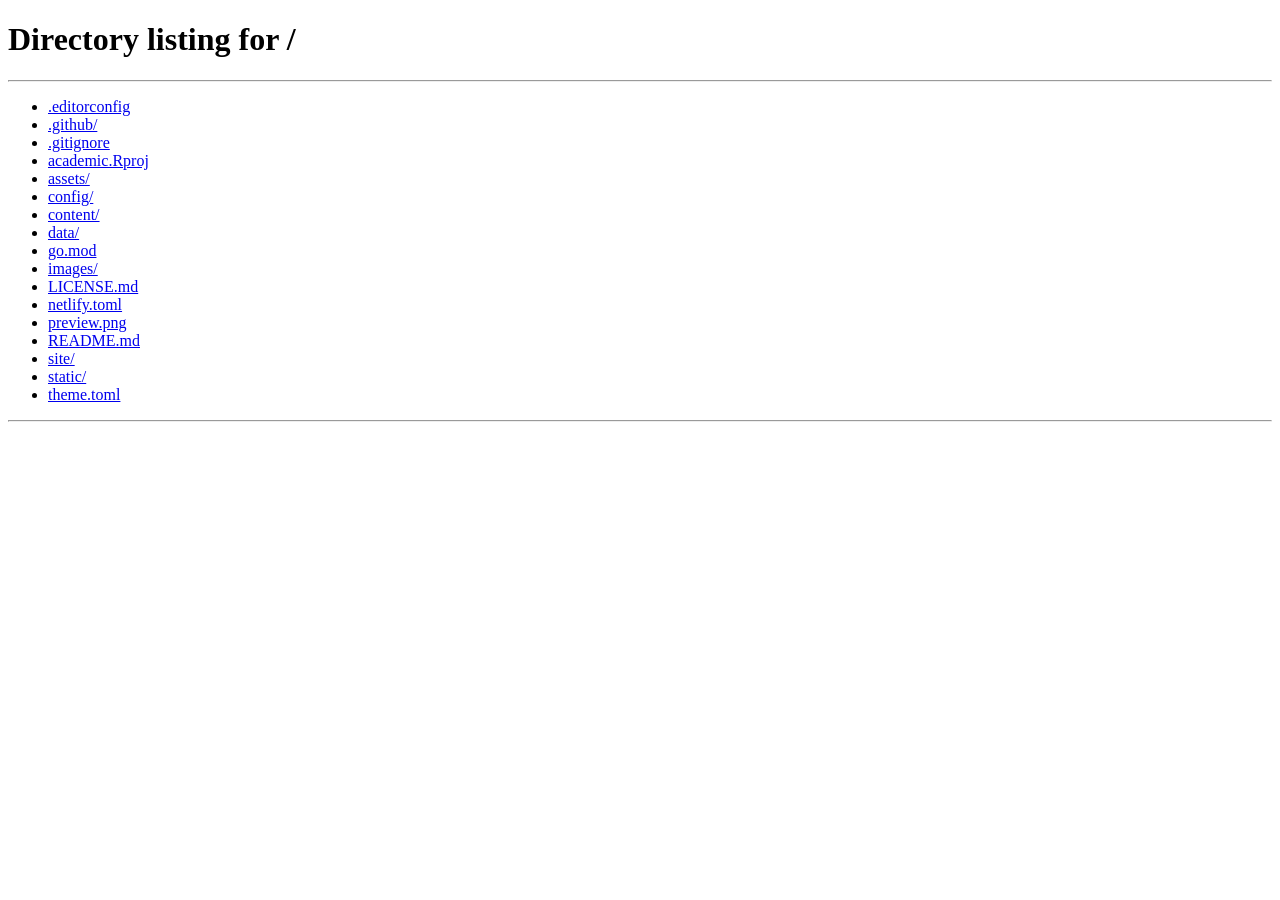
<file: site/post/index.html>
<!doctype html><html lang="en"><head><meta charset="utf-8"><meta name="viewport" content="width=device-width,initial-scale=1"><meta http-equiv="refresh" content="0;url=/#writing"><link rel="canonical" href="https://alanjiang98.github.io/#writing"><title>Jianping Jiang · Page moved</title></head><body><p>This page is now part of my new homepage.</p><a href="/#writing">Continue to Jianping Jiang’s website ↗</a></body></html>
</file>
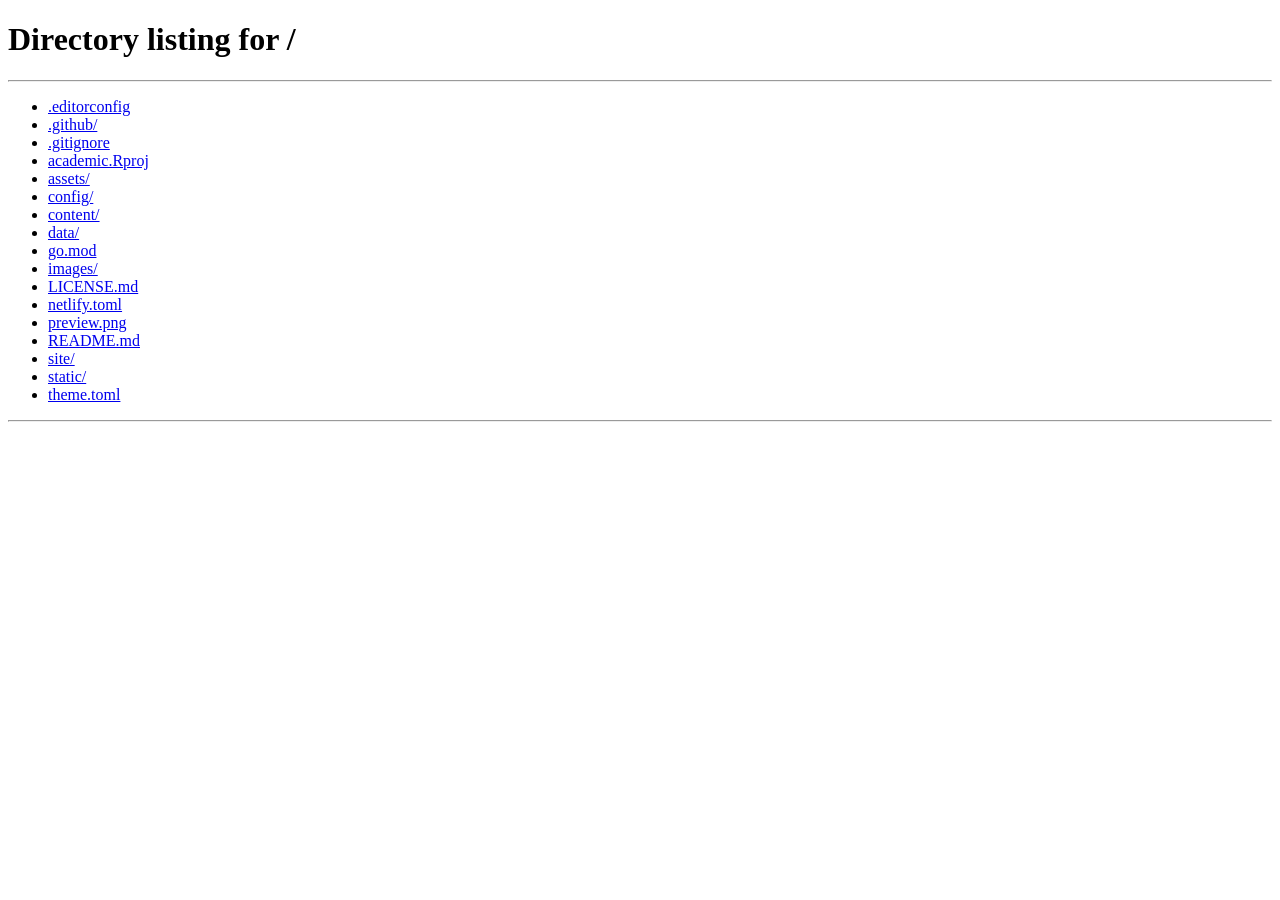
<file: site/project/index.html>
<!doctype html><html lang="en"><head><meta charset="utf-8"><meta name="viewport" content="width=device-width,initial-scale=1"><meta http-equiv="refresh" content="0;url=/#research"><link rel="canonical" href="https://alanjiang98.github.io/#research"><title>Jianping Jiang · Page moved</title></head><body><p>This page is now part of my new homepage.</p><a href="/#research">Continue to Jianping Jiang’s website ↗</a></body></html>
</file>
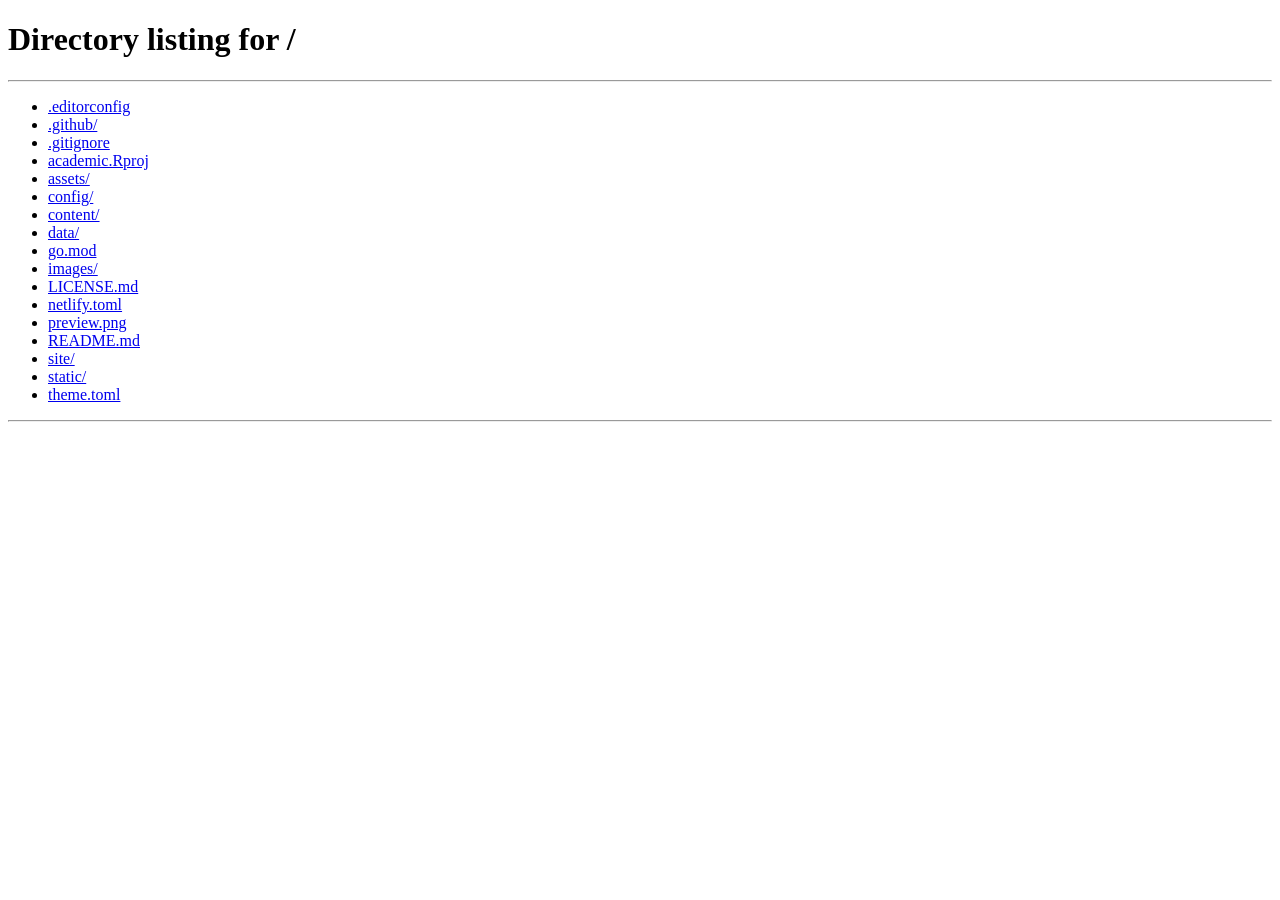
<file: site/author/jianping-jiang/index.html>
<!doctype html><html lang="en"><head><meta charset="utf-8"><meta name="viewport" content="width=device-width,initial-scale=1"><meta http-equiv="refresh" content="0;url=/#about"><link rel="canonical" href="https://alanjiang98.github.io/#about"><title>Jianping Jiang · Page moved</title></head><body><p>This page is now part of my new homepage.</p><a href="/#about">Continue to Jianping Jiang’s website ↗</a></body></html>
</file>
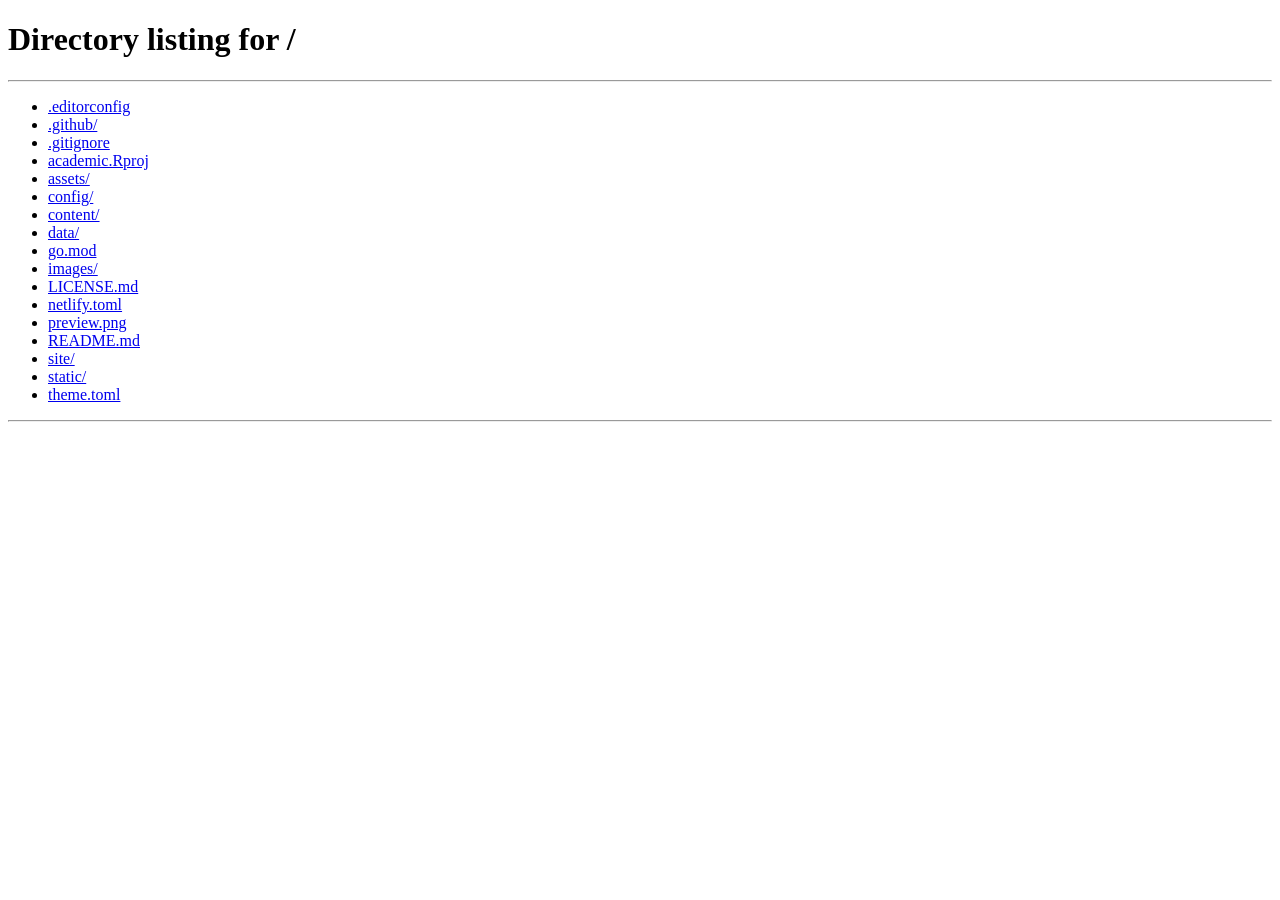
<file: site/project/99_AREYE/index.html>
<!doctype html><html lang="en"><head><meta charset="utf-8"><meta name="viewport" content="width=device-width,initial-scale=1"><meta http-equiv="refresh" content="0;url=/#journey"><link rel="canonical" href="https://alanjiang98.github.io/#journey"><title>Jianping Jiang · Page moved</title></head><body><p>This page is now part of my new homepage.</p><a href="/#journey">Continue to Jianping Jiang’s website ↗</a></body></html>
</file>
<file: site/styles.css>
:root{--paper:#faf8f4;--ink:#473e35;--muted:#71665c;--line:#ded8cd;--accent:#80674e;--serif:Georgia,'Times New Roman','Songti SC',serif;--sans:'Helvetica Neue',Arial,'PingFang SC','Microsoft YaHei',sans-serif}*{box-sizing:border-box}html{scroll-behavior:smooth;scroll-padding-top:35px}body{margin:0;color:var(--ink);background:var(--paper);font:16px/1.8 var(--sans);-webkit-font-smoothing:antialiased}::selection{background:#e2d6c5}h1,h2,h3,p,figure{margin:0}h1,h2,h3{font-weight:400}a{color:inherit;text-decoration:none}a:hover{color:var(--accent)}button{font:inherit;color:inherit;background:none;border:0;cursor:pointer}a:focus-visible,button:focus-visible,summary:focus-visible{outline:2px solid var(--accent);outline-offset:5px}.header{max-width:1260px;margin:auto;padding:0 50px}.masthead{position:relative;display:flex;align-items:center;justify-content:center;height:98px;border-bottom:1px solid var(--line)}.wordmark{font:26px var(--serif);letter-spacing:.2px}.header-tools{position:absolute;right:0;display:flex;align-items:center;gap:24px}.header nav{display:flex;justify-content:center;gap:43px;padding:15px 0;border-bottom:1px solid var(--line);font-size:14px}.header nav a{padding:4px 0}.header nav a:hover{box-shadow:0 1px var(--accent)}#menu{display:none}.section{max-width:1060px;margin:auto}.profile{display:grid;grid-template-columns:minmax(0,1fr) 270px;gap:95px;align-items:center;padding:75px 0 80px}.intro-role{font-size:14px;color:var(--accent);margin-bottom:14px;letter-spacing:.3px}h1{font:40px/1.3 var(--serif);letter-spacing:-.6px;margin-bottom:25px}h1 span{display:inline-block;font-family:'Songti SC',var(--serif);font-size:23px;letter-spacing:3px;margin-left:15px;color:var(--muted)}.profile-copy>p:not(.intro-role){margin:17px 0;line-height:1.9;font-size:17px}.profile-links{display:flex;flex-wrap:wrap;gap:27px;margin-top:28px;font-size:14px}.profile-links a,.project-links a,.contact-links>a{border-bottom:1px solid #b5a28b;padding-bottom:3px}.portrait{background:#eee8df;padding:9px}.portrait img{display:block;width:100%;height:auto;aspect-ratio:4/5;object-fit:cover;object-position:50% 47%}.research{padding:48px 0 25px;border-top:1px solid var(--line)}.section-heading{display:flex;align-items:center;justify-content:space-between;gap:20px}h2{font:31px/1.4 var(--serif);letter-spacing:-.3px}.section-heading>a{font-size:14px}.filters{display:flex;flex-wrap:wrap;gap:28px;border-bottom:1px solid var(--line);margin-top:22px}.filters button{font-size:14px;min-height:48px;padding:10px 0 14px;position:relative;color:var(--muted)}.filters .active{color:var(--ink)}.filters .active:after{content:'';position:absolute;bottom:-1px;left:0;right:0;height:2px;background:var(--accent)}.project{display:grid;grid-template-columns:270px minmax(0,1fr);gap:52px;padding:38px 0;border-bottom:1px solid var(--line)}.project[hidden]{display:none}.publication-meta{display:flex;flex-direction:column;gap:3px;font-size:14px;line-height:1.6;color:var(--muted);margin:3px 0 16px}.publication-meta>span:first-child{color:var(--ink);font-size:15px}.project-image{display:block;background:#f0eee8;padding:12px}.project-image img{display:block;width:100%;height:auto;max-height:185px;object-fit:contain}.project h3{font:26px/1.3 var(--serif);margin-bottom:7px;letter-spacing:-.3px}.paper-title{font-size:16px;line-height:1.6;color:var(--ink);max-width:680px}.project-description{font-size:16px;line-height:1.85;color:var(--muted);margin-top:14px;max-width:660px}.authors{font-size:13px;line-height:1.9;color:var(--muted);margin-top:14px}.authors strong{font-weight:500;color:var(--ink)}.project-links{display:flex;flex-wrap:wrap;gap:25px;margin-top:18px;font-size:14px}.project-links:empty{display:none}.related{font-size:14px;line-height:1.8;color:var(--muted);margin-top:14px}.related a{text-decoration:underline;text-underline-offset:4px}.journey{padding:44px 0 55px}.journey h2{margin-bottom:30px}.timeline{max-width:1060px}.timeline-row{display:grid;grid-template-columns:270px 1fr;gap:52px;padding:25px 0;border-top:1px solid var(--line)}.date{font-size:14px;color:var(--muted);padding-top:4px}.timeline h3{font:23px/1.4 var(--serif)}.role{display:block;font-size:15px;margin-top:7px}.timeline p{font-size:15px;line-height:1.8;color:var(--muted);margin-top:10px}.timeline p:empty{display:none}.earlier{border-top:1px solid var(--line);font-size:15px}.earlier summary{display:flex;justify-content:space-between;list-style:none;padding:20px 0;cursor:pointer}.earlier summary::-webkit-details-marker{display:none}.earlier[open] summary>span:last-child{transform:rotate(45deg)}.earlier p{display:grid;grid-template-columns:270px 1fr;gap:52px;font-size:14px;line-height:1.9;margin:15px 0;color:var(--muted)}.earlier b{font-weight:500;color:var(--ink)}.interests,.contact{display:grid;grid-template-columns:270px 1fr;gap:52px;border-top:1px solid var(--line);padding:42px 0}.interests h3{font:23px/1.4 var(--serif);margin-bottom:12px}.interests p,.contact p{font-size:15px;line-height:1.9;color:var(--muted)}.contact{padding-bottom:65px}.contact-links{display:flex;flex-wrap:wrap;align-items:center;gap:25px;margin-top:16px}.contact-links>a{font-size:17px}.contact-links button{font-size:13px;min-height:44px;color:var(--muted)}footer{display:flex;justify-content:space-between;gap:20px;border-top:1px solid var(--line);background:#f2eee6;padding:26px max(40px,calc((100% - 1060px)/2));font-size:13px;color:var(--muted)}.skip-link{position:fixed;left:15px;top:15px;z-index:20;padding:10px 18px;background:var(--ink);color:white;transform:translateY(-200%)}.skip-link:focus{transform:translateY(0)}.sr-only{position:absolute;width:1px;height:1px;overflow:hidden;clip:rect(0,0,0,0);white-space:nowrap}
@media(max-width:1180px){.section{margin-left:7%;margin-right:7%}.profile{grid-template-columns:minmax(0,1fr) 235px;gap:55px}.project,.timeline-row,.earlier p,.interests,.contact{grid-template-columns:235px minmax(0,1fr);gap:35px}h1{font-size:36px}h1 span{font-size:21px}}
@media(max-width:780px){.header{padding:0 6%}.masthead{height:82px;justify-content:flex-start}.wordmark{font-size:23px}.header nav{gap:28px;font-size:14px}.section{margin-left:6%;margin-right:6%}.profile{grid-template-columns:minmax(0,1fr) 180px;gap:30px;padding:45px 0}h1{font-size:31px}h1 span{display:block;margin:8px 0 0;font-size:20px}.profile-copy>p:not(.intro-role){font-size:15px}.profile-links{gap:20px}.intro-role{font-size:13px}.project,.timeline-row,.earlier p,.interests,.contact{grid-template-columns:180px minmax(0,1fr);gap:28px}.project h3{font-size:24px}.project-image{padding:7px}.paper-title{font-size:15px}.project-description{font-size:15px}.publication-meta{font-size:13px}.filters{gap:20px}.filters button{font-size:13px}.project-links{gap:18px}.contact-links{gap:15px}}
@media(max-width:580px){.header{position:relative;z-index:5}.header-tools{gap:16px}#menu{display:flex;flex-direction:column;gap:6px;justify-content:center;width:30px;min-height:44px;padding:5px}#menu span{height:1px;background:var(--ink);width:22px}#menu[aria-expanded=true] span:first-child{transform:translateY(3.5px) rotate(45deg)}#menu[aria-expanded=true] span:last-child{transform:translateY(-3.5px) rotate(-45deg)}.header nav{display:none;position:absolute;top:81px;left:0;right:0;background:var(--paper);padding:18px 6%;border-bottom:1px solid var(--line);flex-direction:column;gap:8px}.header nav.open{display:flex}.header nav a{padding:8px 0}.profile{display:flex;flex-direction:column-reverse;gap:28px;align-items:stretch;padding:32px 0 40px}.portrait{width:155px;align-self:flex-start;padding:6px}.portrait img{aspect-ratio:4/4.6}.profile h1{font-size:32px;margin-bottom:21px}.profile h1 span{display:inline-block;margin:0 0 0 12px;font-size:20px}.intro-role{margin-bottom:9px;font-size:13px}.profile-copy>p:not(.intro-role){font-size:16px;line-height:1.9}.profile-links{font-size:14px;margin-top:24px}.research{padding-top:32px}.section-heading{align-items:baseline;gap:14px}h2{font-size:28px}.section-heading>a{font-size:13px}.filters{gap:6px 22px;margin-top:18px;padding-bottom:2px}.filters button{font-size:13px;min-height:42px}.project{display:flex;flex-direction:column;gap:16px;padding:28px 0}.project-aside{display:contents}.publication-meta{flex-direction:row;flex-wrap:wrap;gap:5px 15px;margin:0;font-size:13px}.publication-meta>span:first-child{font-size:14px}.project-image{order:2;max-width:100%;padding:15px}.project-image img{max-height:200px;width:100%}.project-copy{order:1}.project h3{font-size:26px}.paper-title{font-size:16px}.authors{font-size:13px}.project-links{font-size:14px;gap:23px}.journey{padding-top:25px;padding-bottom:35px}.journey h2{margin-bottom:23px}.timeline-row{display:block;padding:22px 0}.date{display:block;margin-bottom:10px;font-size:13px}.timeline h3{font-size:22px}.earlier p{display:block}.earlier b{display:block;margin-bottom:5px}.interests,.contact{display:block;padding:32px 0}.interests h2,.contact h2{margin-bottom:24px}.interests h3{font-size:22px}.contact{padding-bottom:45px}.contact-links>a{font-size:16px}.contact-links button{font-size:13px}footer{padding:24px 6%;font-size:12px;gap:12px}}
@media(prefers-reduced-motion:reduce){html{scroll-behavior:auto}}@media print{.header-tools,.filters,.copy-email,.project-image{display:none}.profile{display:block}.portrait{width:140px}.project,.timeline-row{break-inside:avoid}body{background:white}}

.release-note{font-size:13px;color:var(--muted);margin-top:12px}

#ming .project-image{width:100%;padding:12px;background:transparent}
#ming .project-image img{width:76px;height:auto;max-height:none;margin:0 auto}

.writing{padding:42px 0 48px;border-top:1px solid var(--line)}.writing-language{font-size:14px;color:var(--muted)}.writing-list{margin-top:28px}.writing-entry{display:grid;grid-template-columns:270px minmax(0,1fr);gap:52px;padding:24px 0;border-top:1px solid var(--line)}.writing-entry h3{font:23px/1.5 var(--serif);margin-bottom:8px}.writing-entry h3 a:hover{text-decoration:underline;text-underline-offset:6px}.writing-entry p,.wechat p{font-size:15px;line-height:1.85;color:var(--muted)}.wechat{display:flex;justify-content:space-between;align-items:center;gap:32px;border-top:1px solid var(--line);padding-top:30px;margin-top:10px}.wechat-label{margin-bottom:8px}.wechat h3{font:26px/1.5 var(--serif);letter-spacing:2px;margin-bottom:10px}.wechat-code{flex:0 0 150px;display:block}.wechat-code img{display:block;width:150px;height:150px;image-rendering:auto}
.essay-header{max-width:800px;margin:0 auto;padding:32px 24px;border-bottom:1px solid var(--line);display:flex;justify-content:space-between;gap:20px;font-size:15px}.essay{max-width:800px;margin:0 auto;padding:54px 24px 70px}.essay h1{font-size:36px;line-height:1.5;letter-spacing:0;margin-bottom:12px}.essay-meta{color:var(--muted);font-size:14px;margin-bottom:40px}.essay-content{font-size:17px;line-height:2.05;overflow-wrap:anywhere}.essay-content p{margin:20px 0}.essay-content h2{font-size:27px;line-height:1.5;margin:46px 0 20px}.essay-content h3{font-size:22px;line-height:1.5;margin:30px 0 16px}.essay-content ul{padding-left:1.4em}.essay-content li{margin:10px 0}.essay-content strong{font-weight:600}.essay-content a,.essay-source a{border-bottom:1px solid #b5a28b}.essay-content blockquote{margin:32px 0;padding:2px 0 2px 24px;border-left:2px solid var(--line);color:var(--muted)}.essay-source{margin:30px 0;font-size:16px}.essay-footer{margin-top:50px;padding:24px 0 0;background:transparent;border-top:1px solid var(--line);font-size:15px}.essay-footer a{border-bottom:1px solid #b5a28b}
@media(max-width:1180px){.writing-entry{grid-template-columns:235px minmax(0,1fr);gap:35px}}@media(max-width:780px){.writing-entry{grid-template-columns:180px minmax(0,1fr);gap:28px}}@media(max-width:580px){.writing{padding:32px 0}.writing-language{font-size:12px}.writing-entry{display:block;padding:22px 0}.writing-entry h3{font-size:23px}.wechat{align-items:flex-start;flex-direction:column;gap:20px}.wechat-code{flex-basis:auto}.essay{padding:36px 6% 50px}.essay-header{padding:24px 6%;font-size:14px}.essay h1{font-size:30px}.essay-content{font-size:16px}.essay-content h2{font-size:24px}.essay-content blockquote{padding-left:16px}}
</file>
<file: site/evhandpose.github.io/static/css/index.css>
body {
  font-family: 'Noto Sans', sans-serif;
}


.footer .icon-link {
    font-size: 25px;
    color: #000;
}

.link-block a {
    margin-top: 5px;
    margin-bottom: 5px;
}

.dnerf {
  font-variant: small-caps;
}


.teaser .hero-body {
  padding-top: 0;
  padding-bottom: 3rem;
}

.teaser {
  font-family: 'Google Sans', sans-serif;
}


.publication-title {
}

.publication-banner {
  max-height: parent;

}

.publication-banner video {
  position: relative;
  left: auto;
  top: auto;
  transform: none;
  object-fit: fit;
}

.publication-header .hero-body {
}

.publication-title {
    font-family: 'Google Sans', sans-serif;
}

.publication-authors {
    font-family: 'Google Sans', sans-serif;
}

.publication-venue {
    color: #555;
    width: fit-content;
    font-weight: bold;
}

.publication-awards {
    color: #ff3860;
    width: fit-content;
    font-weight: bolder;
}

.publication-authors {
}

.publication-authors a {
   color: hsl(204, 86%, 53%) !important;
}

.publication-authors a:hover {
    text-decoration: underline;
}

.author-block {
  display: inline-block;
}

.publication-banner img {
}

.publication-authors {
  /*color: #4286f4;*/
}

.publication-video {
    position: relative;
    width: 100%;
    height: 0;
    padding-bottom: 56.25%;

    overflow: hidden;
    border-radius: 10px !important;
}

.publication-video iframe {
    position: absolute;
    top: 0;
    left: 0;
    width: 100%;
    height: 100%;
}

.publication-body img {
}

.results-carousel {
  overflow: hidden;
}

.results-carousel .item {
  margin: 5px;
  overflow: hidden;
  border: 1px solid #bbb;
  border-radius: 10px;
  padding: 0;
  font-size: 0;
}

.results-carousel video {
  margin: 0;
}


.interpolation-panel {
  background: #f5f5f5;
  border-radius: 10px;
}

.interpolation-panel .interpolation-image {
  width: 100%;
  border-radius: 5px;
}

.interpolation-video-column {
}

.interpolation-panel .slider {
  margin: 0 !important;
}

.interpolation-panel .slider {
  margin: 0 !important;
}

#interpolation-image-wrapper {
  width: 100%;
}
#interpolation-image-wrapper img {
  border-radius: 5px;
}

/* Native navigation buttons preserve the existing Bulma layout. */
button.navbar-burger,button.navbar-link{font:inherit;color:inherit;background:transparent;border:0;cursor:pointer}
a:focus-visible,button:focus-visible{outline:2px solid #3273dc;outline-offset:3px}
</file>
<file: site/evrgbhand.github.io/static/css/index.css>
body {
  font-family: 'Noto Sans', sans-serif;
}


.footer .icon-link {
    font-size: 25px;
    color: #000;
}

.link-block a {
    margin-top: 5px;
    margin-bottom: 5px;
}

.dnerf {
  font-variant: small-caps;
}


.teaser .hero-body {
  padding-top: 0;
  padding-bottom: 3rem;
}

.teaser {
  font-family: 'Google Sans', sans-serif;
}


.publication-title {
}

.publication-banner {
  max-height: parent;

}

.publication-banner video {
  position: relative;
  left: auto;
  top: auto;
  transform: none;
  object-fit: fit;
}

.publication-header .hero-body {
}

.publication-title {
    font-family: 'Google Sans', sans-serif;
}

.publication-authors {
    font-family: 'Google Sans', sans-serif;
}

.publication-venue {
    color: #555;
    width: fit-content;
    font-weight: bold;
}

.publication-awards {
    color: #ff3860;
    width: fit-content;
    font-weight: bolder;
}

.publication-authors {
}

.publication-authors a {
   color: hsl(204, 86%, 53%) !important;
}

.publication-authors a:hover {
    text-decoration: underline;
}

.author-block {
  display: inline-block;
}

.publication-banner img {
}

.publication-authors {
  /*color: #4286f4;*/
}

.publication-video {
    position: relative;
    width: 100%;
    height: 0;
    padding-bottom: 56.25%;

    overflow: hidden;
    border-radius: 10px !important;
}

.publication-video iframe {
    position: absolute;
    top: 0;
    left: 0;
    width: 100%;
    height: 100%;
}

.publication-body img {
}

.results-carousel {
  overflow: hidden;
}

.results-carousel .item {
  margin: 5px;
  overflow: hidden;
  border: 1px solid #bbb;
  border-radius: 10px;
  padding: 0;
  font-size: 0;
}

.results-carousel video {
  margin: 0;
}


.interpolation-panel {
  background: #f5f5f5;
  border-radius: 10px;
}

.interpolation-panel .interpolation-image {
  width: 100%;
  border-radius: 5px;
}

.interpolation-video-column {
}

.interpolation-panel .slider {
  margin: 0 !important;
}

.interpolation-panel .slider {
  margin: 0 !important;
}

#interpolation-image-wrapper {
  width: 100%;
}
#interpolation-image-wrapper img {
  border-radius: 5px;
}

/* Native navigation buttons preserve the existing Bulma layout. */
button.navbar-burger,button.navbar-link{font:inherit;color:inherit;background:transparent;border:0;cursor:pointer}
a:focus-visible,button:focus-visible{outline:2px solid #3273dc;outline-offset:3px}
</file>
